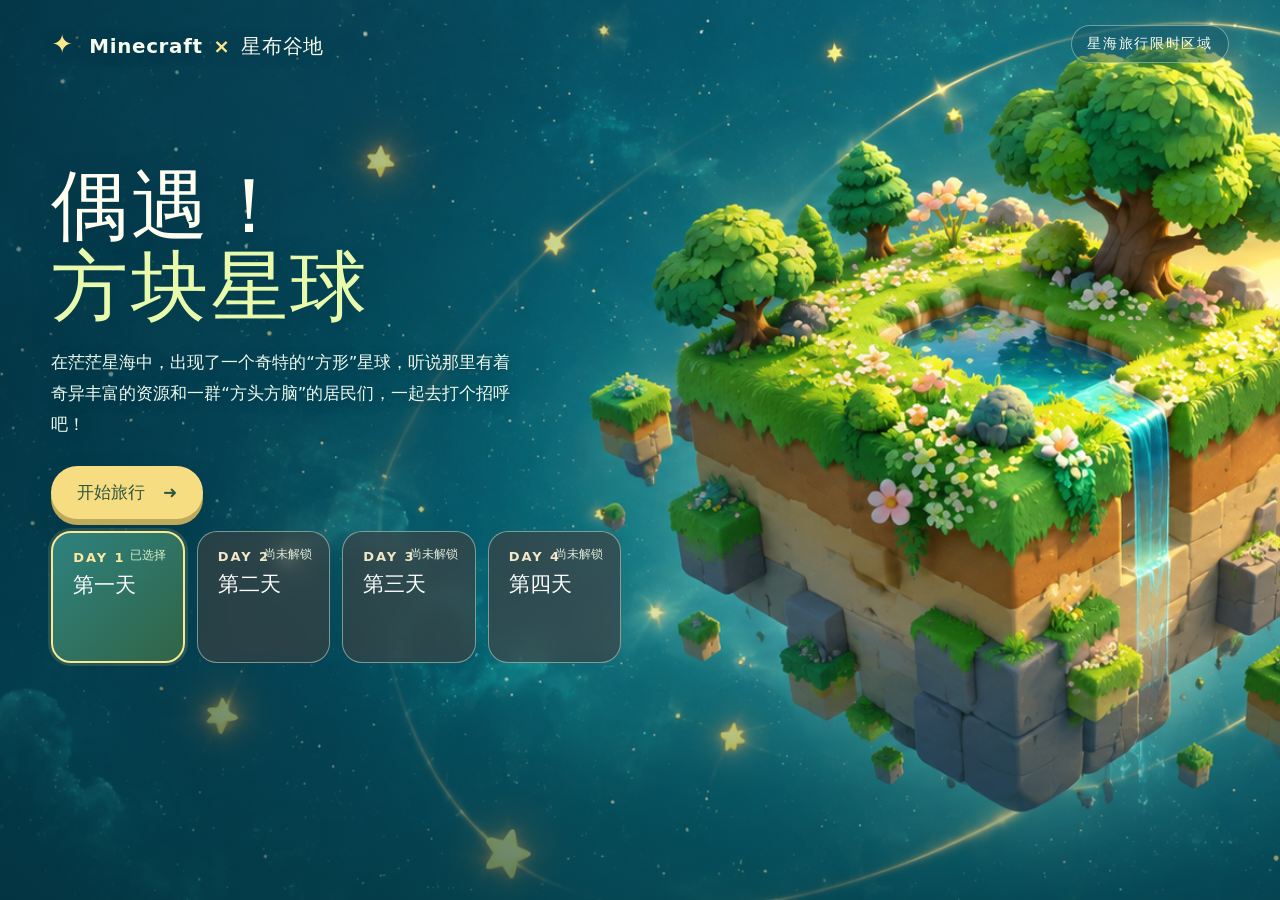
<file: index.html>
<!doctype html>
<html lang="zh-CN">
<head>
  <meta charset="utf-8">
  <meta name="viewport" content="width=device-width,initial-scale=1">
  <meta name="theme-color" content="#0c5964">
  <title>Minecraft × 星布谷地｜偶遇方块星球</title>
  <link rel="stylesheet" href="style.css?v=20260919-3">
  <link rel="stylesheet" href="encounters.css?v=20260918-53">
  <link rel="stylesheet" href="mobile-ui.css?v=20260919-1">
  <link rel="stylesheet" href="soil.css?v=20260917-4d">
  <link rel="stylesheet" href="toolbelt.css?v=20260919-1">
  <style>
    #bootScreen{position:fixed;inset:0;background:#0c3947;color:#fff;display:flex;align-items:center;justify-content:center;flex-direction:column;z-index:9999;font-family:system-ui;gap:14px;text-align:center;padding:24px}
    #bootScreen .spin{width:46px;height:46px;border:4px solid #fff3;border-top-color:#f7dd81;border-radius:50%;animation:_sp 1s linear infinite}
    @keyframes _sp{to{transform:rotate(360deg)}}
    #bootScreen.ok{background:#0e6b59}
    #bootScreen.err{background:#a82a1e;flex-direction:column}
    #bootScreen.err pre{background:#00000055;padding:12px 16px;border-radius:8px;max-width:90vw;white-space:pre-wrap;font:13px/1.5 monospace;color:#fff;text-align:left}
    #bootScreen .hint{font-size:14px;opacity:.85;max-width:560px;line-height:1.6}
    #bootScreen button{background:#f7dd81;color:#1a3a4a;border:0;padding:10px 18px;border-radius:8px;font-weight:900;cursor:pointer;font-size:14px}
    #bootScreen button:hover{background:#fff0ae}
    #bootScreen.hidden{display:none}
  </style>
</head>
<body>
  <div id="bootScreen"><div class="spin"></div><div>正在加载方块星球…</div><div class="hint" id="bootHint">如果长时间停留，请按 <kbd>Ctrl+Shift+R</kbd> 强刷，或按下方按钮强制清缓存。</div><button id="forceCleanBtn" style="margin-top:14px">🔧 强制清缓存 + 重载</button></div>
  <main id="app">
    <section id="home" class="home" aria-label="偶遇方块星球活动页面">
      <div class="home-shade"></div>
      <header class="home-top"><div class="brand"><span class="brand-mark">✦</span> Minecraft <i>×</i> 星布谷地</div><div class="event-tag">星海旅行限时区域</div></header>
      <div class="home-content">
        <div class="home-copy">
          <h1>偶遇！<br><em>方块星球</em></h1>
          <p>在茫茫星海中，出现了一个奇特的“方形”星球，听说那里有着奇异丰富的资源和一群“方头方脑”的居民们，一起去打个招呼吧！</p>
          <div class="home-actions"><button id="startTravel" class="primary">开始旅行 <span>➜</span></button>
        </div>
        <div class="day-selector" aria-label="选择关卡">
          <div class="selector-heading"> </div>
          <div class="days">
            <button class="day-card selected" data-day="0"><b>DAY 1</b><strong>第一天</strong><span class="day-status">可前往</span></button>
            <button class="day-card locked" data-day="1"><b>DAY 2</b><strong>第二天</strong><span class="day-status">未解锁</span></button>
            <button class="day-card locked" data-day="2"><b>DAY 3</b><strong>第三天</strong><span class="day-status">未解锁</span></button>
            <button class="day-card locked" data-day="3"><b>DAY 4</b><strong>第四天</strong><span class="day-status">未解锁</span></button>
          </div>
        </div>
      </div>
    </section>

    <section id="game" class="game hidden" aria-label="方块星球游戏页面">
      <header class="game-header">
        <button id="backHome" class="text-button" aria-label="返回活动页">‹</button>
        <div class="game-heading"><div class="eyebrow" id="gameDay">DAY 1</div><h2 id="gameTitle">断桥初访</h2></div>
        <div class="stamina" aria-label="体力点"><span>体力</span><strong id="staminaLabel">10/10</strong><div class="stamina-track"><div id="staminaBar"></div></div></div>
        <button id="return" class="hud-round" aria-label="结束并返程">⌂<small>返程</small></button>
        <button id="openTutorial" class="hud-round" aria-label="查看新手指南">?<small>指南</small></button>
      </header>
      <div class="game-main">
        <div class="game-stage">
          <canvas id="world" aria-label="2.5D方块星球地图"></canvas>
          <div class="map-top"><span class="map-chip" id="layerLabel">地表层</span><span class="map-chip" id="goalLabel">目标：采集蓝晶矿</span></div>
          <span id="statusLine" hidden></span>
          <div id="toast" class="toast" role="status"></div>
        </div>
        <aside class="sidebar">
          <div class="side-card mission"><h3 id="missionTitle">采集蓝晶矿</h3><p id="missionText" hidden></p><div class="progress-line"><span>进度</span><strong id="goalProgress">0 / 1</strong></div></div>
          <div class="controls-card"><button id="openBag" class="hud-round quick-bag" aria-label="打开背包">▣<small>背包</small></button><button id="quickCraft" class="hud-round quick-craft" aria-label="打开合成">⚒<small>合成</small></button><button id="interact" class="interact"><small>E</small><span id="actionLabel">交互</span></button><div class="dpad" aria-label="虚拟方向键"><button data-move="0,-1" aria-label="上移">▲</button><button data-move="-1,0" aria-label="左移">◀</button><button data-move="0,1" aria-label="下移">▼</button><button data-move="1,0" aria-label="右移">▶</button></div></div>
        </aside>
      </div>
    </section>

    <div id="tutorialOverlay" class="bag-overlay hidden" role="dialog" aria-modal="true" aria-labelledby="tutTitle"><section class="bag-panel tut-panel"><header><div><h2 id="tutTitle">新手指南</h2></div></header><ul class="tut-list"><li><b>移动</b><span>鼠标点击目标地格，或按 <kbd>W</kbd><kbd>A</kbd><kbd>S</kbd><kbd>D</kbd> 移动</span></li><li><b>采集 / 交互</b><span>按 <kbd>E</kbd> 采集、对话、交互</span></li><li><b>合成</b><span>按 <kbd>M</kbd> 或右下 ⚒ 按钮打开合成面板）</span></li><li><b>体力</b><span>采集、合成、攻击消耗1体力，果实恢复1体力。每关体力有限，合理分配吧！</span></li></ul><div class="tut-actions"><button id="tutStart" class="primary">开始探索</button></div></section></div>

    <div id="bagOverlay" class="bag-overlay hidden" role="dialog" aria-modal="true" aria-labelledby="bagTitle"><section class="bag-panel"><header><div><h2 id="bagTitle">旅行背包</h2></div><button id="closeBag" class="panel-close" aria-label="关闭背包">×</button></header><div class="items"><div><span><i class="dirt-icon"></i></span><b id="dirt">0</b><small>土块</small></div><div><span>🪵</span><b id="wood">0</b><small>木材</small></div><div><span>🪨</span><b id="stone">0</b><small>石材</small></div><div><span>⛓</span><b id="iron">0</b><small>铁块</small></div><div><span>💎</span><b id="gem">0</b><small>宝石</small></div><div><span>🔥</span><b id="fireOre">0</b><small>火晶矿</small></div></div><div id="encounterBag" class="encounter-bag"></div><h3>随身合成</h3><button id="craftAxe" class="craft">合成斧头 <small>土块×1+石材×1</small></button><button id="craftPick" class="craft">合成石镐 <small>木材×1+石材×1</small></button><button id="craftIronPick" class="craft">合成铁镐 <small>&#38081;&#22359;&#215;2+&#26408;&#26448;&#215;1</small></button><button id="craftBucket" class="craft">合成水桶 <small>铁块×1+木材×1</small></button><button id="craftSword" class="craft">合成宝剑 <small>铁块×1+宝石×1</small></button></section></div>

    <div id="npcDialogue" class="npc-dialogue hidden" role="dialog" aria-modal="true" aria-labelledby="encounterName"><div class="dialogue-backdrop"></div><div class="dialogue-character"><canvas id="npcPortrait" width="260" height="260" aria-label="对话角色"></canvas></div><section class="speech-bubble"><div class="speaker-tag" id="encounterName">农民村民</div><button id="closeDialogue" class="dialogue-close" aria-label="结束对话">×</button><p id="encounterText" aria-live="polite"></p><small id="encounterNote"></small><div class="dialogue-actions"><button id="trade" class="craft hidden">小麦 ×3 → 绿宝石 ×1</button><div id="inviteChoice" class="hidden invite-choice"><button id="inviteYes" class="primary">接受</button><button id="inviteNo" class="light-button">婉拒</button></div><button id="dialogueAction" class="primary hidden">互动</button><button id="dialogueContinue" class="light-button">结束对话</button></div><span class="dialogue-pause">已暂停</span></section></div>

    <div id="result" class="result hidden" role="dialog" aria-modal="true" aria-labelledby="resultTitle"><div class="result-panel"><div class="result-icon" id="resultIcon">✦</div><div class="card-kicker" id="resultDay">DAY 1 · 旅行结算</div><h2 id="resultTitle">满载而归！</h2><p id="resultText"></p><div class="result-items" id="resultItems"></div><div class="result-actions"><button id="nextDay" class="primary">前往下一天</button><button id="retry" class="light-button">再玩一次</button><button id="resultHome" class="light-button">返回活动页</button></div></div></div>
  </main>
  <script src="game.js?v=20260919-4"></script>
  <script>
    // 内联缓存清理 — 不依赖外部脚本，浏览器强刷一定会执行
    (function(){
      function deepClean(){
        try{
          var cleaned=[];
          for(var i=localStorage.length-1;i>=0;i--){
            var k=localStorage.key(i);
            if(k && (k.indexOf('blockPlanet')>=0 || k.indexOf('Editor')>=0 || k.indexOf('ed_')===0 || k.indexOf('planet')>=0 || k.indexOf('maxUnlocked')>=0)){
              cleaned.push(k);
              localStorage.removeItem(k);
            }
          }
          try{sessionStorage.clear()}catch(_){}
          console.info('[cache] 已清理',cleaned.length,'个键:',cleaned);
          // 同时强制清理浏览器 HTTP 缓存
          if('caches' in window){
            caches.keys().then(function(keys){keys.forEach(function(k){caches.delete(k)})});
          }
        }catch(e){console.warn('[cache] 清理失败',e)}
      }
      window.__forceClean=deepClean;
      deepClean();
      // 手动清理按钮
      var btn=document.getElementById('forceCleanBtn');
      if(btn) btn.onclick=function(){
        deepClean();
        // 强制重新加载（绕过 HTTP 缓存）
        location.reload(true);
      };
    })();
  </script>
</body>
</html>
</file>
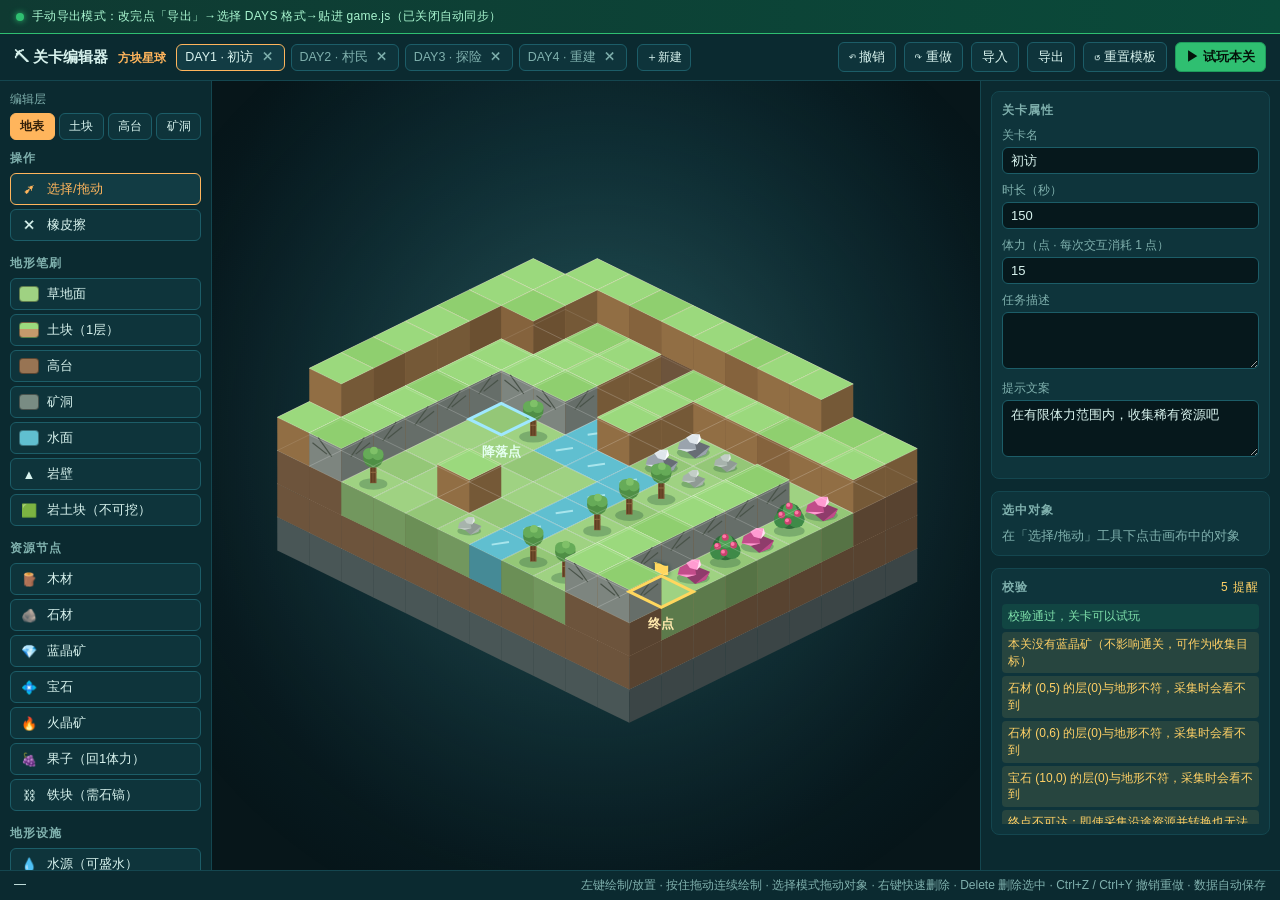
<file: editor.html>
<!DOCTYPE html>
<html lang="zh-CN">
<head>
<meta charset="UTF-8">
<meta name="viewport" content="width=device-width,initial-scale=1">
<title>方块星球 · 关卡编辑器</title>
<link rel="stylesheet" href="editor.css?v=20260918-43">
</head>
<body>
<main id="editor">
  <div class="ed-sync-banner" id="syncBanner">
    <span class="ed-sync-dot"></span>
    &#25163;&#21160;&#23548;&#20986;&#27169;&#24335;&#65306;&#25913;&#23436;&#28857;&#12300;&#23548;&#20986;&#12301;&#8594;&#36873;&#25321; DAYS &#26684;&#24335;&#8594;&#36148;&#36827; game.js&#65288;&#24050;&#20851;&#38381;&#33258;&#21160;&#21516;&#27493;&#65289;
  </div>

  <!-- 顶栏：关卡 Tabs + 全局操作 -->
  <header class="ed-top">
    <div class="ed-brand">⛏ 关卡编辑器 <em>方块星球</em></div>
    <nav id="levelTabs" class="ed-tabs"></nav>
    <button id="addLevelBtn" class="ed-tab-add" title="基于空模板新建关卡">＋新建</button>
    <div class="ed-actions">
      <button id="undoBtn" title="Ctrl+Z">↶ 撤销</button>
      <button id="redoBtn" title="Ctrl+Y">↷ 重做</button>
      <button id="importBtn">导入</button>
      <button id="exportBtn">导出</button>
      <button id="resetBtn" title="清掉缓存，加载 4 个内置模板">↺ 重置模板</button>
      <button id="playBtn" class="primary">▶ 试玩本关</button>
    </div>
  </header>

  <div class="ed-body">

    <!-- 左侧工具栏 -->
    <aside class="ed-tools">
      <div class="ed-layer">
        <label>编辑层</label>
        <div id="layerPicker" class="seg">
          <button data-layer="surface" class="on">地表</button>
          <button data-layer="dirt">土块</button>
          <button data-layer="cliff">高台</button>
          <button data-layer="cave">矿洞</button>
        </div>
      </div>

      <div class="ed-group" data-group="edit">
        <h4>操作</h4>
        <button class="tool on" data-tool="select" title="点击选中，拖拽移动对象"><span>➚</span>选择/拖动</button>
        <button class="tool" data-tool="erase" title="删除对象，右键随时可用"><span>✕</span>橡皮擦</button>
      </div>

      <div class="ed-group">
        <h4>地形笔刷</h4>
        <button class="tool" data-tool="grass"><span class="sw sw-grass"></span>草地面</button>
        <button class="tool" data-tool="dirt"><span class="sw sw-dirt"></span>土块（1层）</button>
        <button class="tool" data-tool="cliff"><span class="sw sw-cliff"></span>高台</button>
        <button class="tool" data-tool="cave"><span class="sw sw-cave"></span>矿洞</button>
        <button class="tool" data-tool="water"><span class="sw sw-water"></span>水面</button>
        <button class="tool" data-tool="rock"><span>▲</span>岩壁</button>
        <button class="tool" data-tool="rock_soil"><span>🟩</span>&#23721;&#22303;&#22359;&#65288;&#19981;&#21487;&#25366;&#65289;</button>
      </div>

      <div class="ed-group">
        <h4>资源节点</h4>
        <button class="tool" data-tool="wood"><span>🪵</span>木材</button>
        <button class="tool" data-tool="stone"><span>🪨</span>石材</button>
        <button class="tool" data-tool="ore"><span>💎</span>蓝晶矿</button>
        <button class="tool" data-tool="gem"><span>💠</span>宝石</button>
        <button class="tool" data-tool="fire_ore"><span>🔥</span>火晶矿</button>
        <button class="tool" data-tool="berry"><span>🍇</span>&#26524;&#23376;&#65288;&#22238;1&#20307;&#21147;&#65289;</button>
        <button class="tool" data-tool="iron"><span>⛓</span>铁块（需石镐）</button>
      </div>

      <div class="ed-group">
        <h4>地形设施</h4>
        <button class="tool" data-tool="water_source"><span>💧</span>水源（可盛水）</button>
        <button class="tool" data-tool="lava"><span>🔥</span>岩浆（可扑灭）</button>
      </div>

      <div class="ed-group">
        <h4>单位与设施</h4>
        <button class="tool" data-tool="farmer"><span>🧑‍🌾</span>村民</button>
        <button class="tool" data-tool="trapped_farmer"><span>🆘</span>被困村民</button>
        <button class="tool" data-tool="sheep"><span>🐑</span>绵羊</button>
        <button class="tool" data-tool="chest"><span>🎁</span>补给箱</button>
        <button class="tool" data-tool="creeper"><span>💥</span>苦力怕</button>
        <button class="tool" data-tool="creeper_static"><span>🧌</span>苦力怕（不动）</button>
        <button class="tool" data-tool="zombie_static"><span>🧟</span>僵尸（不动·需宝剑）</button>
        <button class="tool" data-tool="crop"><span>🌾</span>麦田</button>
      </div>

      <div class="ed-group">
        <h4>特殊</h4>
        <button class="tool" data-tool="ladder"><span>🪜</span>木梯（高台边缘）</button>
        <button class="tool" data-tool="hole"><span>🕳</span>矿洞口</button>
        <button class="tool" data-tool="spawn"><span>🚀</span>降落点</button>
        <button class="tool" data-tool="goal"><span>⚑</span>终点（到达通关）</button>
      </div>
    </aside>

    <!-- 中央画布 -->
    <section class="ed-stage" id="stage">
      <canvas id="edCanvas"></canvas>
      <div id="toast" class="toast"></div>

      <!-- 试玩 HUD -->
      <div id="playHud" class="play-hud hidden">
        <div class="ph-row">
          <button id="playExitBtn" class="ph-exit">✕ 结束试玩</button>
          <span id="phTimer" class="ph-timer"></span>
          <span id="phStamina" class="ph-stamina"></span>
        </div>
        <div class="ph-row">
          <span class="ph-bag" id="phBag"></span>
        </div>
        <div id="phBelt" class="tb-belt"></div>
        <div class="ph-row ph-help">点击背包栏选择工具/物资（1-9），再点击地图目标自动走近执行 · 斧头砍树 · 镐子采矿/凿岩 · 铲子挖土 · 选中土块点地面放置 · ⚒ 合成石镐 · ⚡ 交互消耗 1 点体力 · ⚑ 到达终点通关 · Esc 结束</div>
      </div>

      <div id="playResult" class="modal hidden">
        <div class="modal-box">
          <h3 id="prTitle"></h3>
          <div id="prBody" class="pr-body"></div>
          <div class="modal-actions">
            <button id="prBackBtn" class="primary">返回编辑</button>
          </div>
        </div>
      </div>
    </section>

    <!-- 右侧属性 -->
    <aside class="ed-props">
      <div class="ed-panel">
        <h4>关卡属性</h4>
        <label>关卡名<input id="lvName" type="text" maxlength="12"></label>
        <label>时长（秒）<input id="lvDuration" type="number" min="30" max="600" step="10"></label>
        <label>体力（点 · 每次交互消耗 1 点）<input id="lvStamina" type="number" min="1" max="99" step="1"></label>
        <label>任务描述<textarea id="lvMission" rows="3"></textarea></label>
        <label>提示文案<textarea id="lvTip" rows="3"></textarea></label>
      </div>

      <div class="ed-panel" id="selPanel">
        <h4>选中对象</h4>
        <div id="selBody" class="sel-body"><p class="dim">在「选择/拖动」工具下点击画布中的对象</p></div>
      </div>

      <div class="ed-panel">
        <h4>校验 <span id="valSummary" class="val-summary"></span></h4>
        <ul id="valList" class="val-list"></ul>
      </div>
    </aside>
  </div>

  <!-- 底部状态栏 -->
  <footer class="ed-bottom">
    <span id="hoverInfo">—</span>
    <span class="hint">左键绘制/放置 · 按住拖动连续绘制 · 选择模式拖动对象 · 右键快速删除 · Delete 删除选中 · Ctrl+Z / Ctrl+Y 撤销重做 · 数据自动保存</span>
  </footer>

  <!-- 导出弹窗 -->
  <div id="exportModal" class="modal hidden">
    <div class="modal-box wide">
      <h3>导出关卡</h3>
      <div class="seg" id="exportMode">
        <button data-mode="json" class="on">完整 JSON（可再导入）</button>
        <button data-mode="days">单关 DAYS 片段（贴回 game.js）</button>
        <button data-mode="all-days">⭐ 全部 DAYS 数组（整体替换 game.js）</button>
      </div>
      <p id="exportNote" class="dim small"></p>
      <textarea id="exportArea" rows="14" spellcheck="false"></textarea>
      <div class="modal-actions">
        <button id="exportCopyBtn" class="primary">复制到剪贴板</button>
        <button id="exportDownloadBtn">下载 .json</button>
        <button id="exportCloseBtn">关闭</button>
      </div>
    </div>
  </div>

  <!-- 导入弹窗 -->
  <div id="importModal" class="modal hidden">
    <div class="modal-box wide">
      <h3>导入关卡 JSON</h3>
      <p class="dim small">粘贴由本编辑器导出的「完整 JSON」，将作为新关卡加入列表。</p>
      <textarea id="importArea" rows="14" spellcheck="false" placeholder='在此粘贴 JSON…'></textarea>
      <div class="modal-actions">
        <button id="importConfirmBtn" class="primary">导入为新关卡</button>
        <button id="importCloseBtn">取消</button>
      </div>
    </div>
  </div>

</main>
<script src="editor.js?v=20260918-45" id="mainScript"></script>
<script>
// 加载失败时（file:// 协议下 <script src> 常被 Chromium 视为 "Unsafe attempt" 阻断）的多重降级：
//   1) 先看 mainScript 是否已成功执行（_edBooted 标记）
//   2) 否则尝试 XHR 同步加载 + Function eval
//   3) 否则显示"加载失败 + 4 关 JSON + 启动 server 指引"
(function(){
  if(window._edBooted)return;  // 主 <script> 已成功
  function showFail(reason){
    document.body.innerHTML =
      '<div style="position:fixed;inset:20px;padding:24px;background:#1a1a1a;color:#eaeaea;font:13px monospace;overflow:auto;border:2px solid #f44;border-radius:8px;z-index:99999">'+
      '<h2 style="color:#f44;margin:0 0 12px">editor.js 加载失败</h2>'+
      '<p>原因：'+reason+'</p>'+
      '<p><b>推荐方案：</b>双击 <code>启动本地服务器.bat</code>（项目根目录），浏览器会自动打开 <code>http://localhost:8765/editor.html</code>。</p>'+
      '<p><b>其他方案：</b></p>'+
      '<ol>'+
      '<li>浏览器快捷方式 → 属性 → 目标后加 <code>--allow-file-access-from-files --disable-web-security</code>，重启浏览器后再双击 editor.html</li>'+
      '<li>右键 editor.html → 打开方式 → 用系统浏览器（Edge/Chrome），不要用 IDE 内嵌浏览器</li>'+
      '</ol>'+
      '</div>';
  }
  try {
    var x=new XMLHttpRequest();
    x.open('GET','editor.js?v=20260918-45',false);
    x.send();
    if(x.status===200||x.status===0){
      (new Function(x.responseText))();
      return;
    }
    showFail('XHR 状态码 '+x.status+'（file:// 协议下浏览器拒绝加载本地资源）');
  } catch(e) {
    showFail((e&&e.message)||String(e));
  }
})();
</script>
</body>
</html>
</file>
<file: style.css>
:root{font-family:"Microsoft YaHei","PingFang SC",system-ui,sans-serif;color:#f8fbf0;background:#0c3947;font-synthesis:none}*{box-sizing:border-box}html,body,#app{margin:0;width:100%;min-height:100%;overflow-x:hidden}button{font:inherit;cursor:pointer}button:disabled{cursor:not-allowed;opacity:.5}.hidden{display:none!important}.home{min-height:100vh;min-height:100dvh;position:relative;display:flex;flex-direction:column;background:#0c5865 url('方块星球海报.png') center center/cover no-repeat;overflow:hidden}.home-shade{position:absolute;inset:0;background:linear-gradient(90deg,rgba(2,48,61,.6) 0%,rgba(4,63,73,.22) 40%,transparent 70%),linear-gradient(0deg,rgba(6,52,59,.55) 0%,transparent 30%)}.home-top,.home-content,.home-foot{position:relative;z-index:1}.home-top{display:flex;align-items:center;justify-content:space-between;padding:25px clamp(22px,4vw,74px)}.brand{font-size:clamp(16px,1.55vw,22px);font-weight:900;letter-spacing:.035em;text-shadow:0 2px 12px #013744}.brand i{font-style:normal;color:#ffe889;margin:0 3px}.brand-mark{color:#ffe889;font-size:26px;margin-right:8px}.event-tag{font-size:14px;letter-spacing:.12em;border:1px solid #cbe9cc7a;border-radius:999px;padding:9px 15px;background:#14566b7d}.home-content{flex:1;display:flex;flex-direction:column;justify-content:space-between;padding:clamp(30px,7vh,75px) clamp(22px,4vw,74px) 28px;gap:30px}.home-copy{max-width:570px}.kicker,.eyebrow,.card-kicker{font-size:14px;font-weight:900;letter-spacing:.19em;color:#f8e49e}.home h1{font-size:clamp(54px,6vw,106px);line-height:1.05;letter-spacing:.035em;margin:15px 0 21px;font-weight:1000;color:#fffef0;text-shadow:0 7px 25px #013441aa}.home h1 em{font-style:normal;color:#e8fbad}.home-copy p{font-size:clamp(16px,1.3vw,20px);line-height:1.85;max-width:460px;color:#eefbef;margin:0 0 25px;text-shadow:0 2px 12px #003747}.home-actions{display:flex;gap:20px;align-items:center;flex-wrap:wrap}.primary{border:0;border-radius:999px;background:#f7dd81;color:#2f563f;padding:15px 26px;font-weight:900;font-size:17px;box-shadow:0 6px 0 #bfaa59,0 12px 25px #05364055;transition:transform .16s,background .16s}.primary:hover{background:#fff0ae;transform:translateY(-2px)}.primary span{padding-left:12px}.home-actions>span{font-size:15px;font-weight:800;color:#e4f6d1}.day-selector{max-width:1080px}.selector-heading{font-size:18px;font-weight:900;margin-bottom:12px}.selector-heading span{font-size:13px;font-weight:500;color:#d3e8d5;margin-left:12px}.days{display:grid;grid-template-columns:repeat(4,minmax(0,1fr));gap:12px} /* ★ 四关横向排布，不换行 */@media (max-width:760px){.days{grid-template-columns:repeat(2,minmax(0,1fr))}}.day-card{text-align:left;border:1px solid #c4e6ba87;background:linear-gradient(140deg,#1e7180df,#255b5bbb);border-radius:20px;color:white;min-height:132px;padding:17px 20px;display:flex;flex-direction:column;position:relative;backdrop-filter:blur(7px);transition:transform .2s,border-color .2s}.day-card:hover:not(.locked){transform:translateY(-3px)}.day-card.selected{border:2px solid #f9e891;background:linear-gradient(135deg,#328885ea,#366945e8);box-shadow:0 0 0 3px #f9e89124}.day-card.locked{filter:saturate(.45);background:#184b56a8}.day-card b{color:#ffe99b;font-size:13px;letter-spacing:.15em}.day-card strong{font-size:21px;margin:6px 0 3px}.day-card small{color:#e0efe1;font-size:13px}.day-status{position:absolute;top:14px;right:17px;font-size:12px;color:#d8efca}.home-foot{padding:0 clamp(22px,4vw,74px) 16px;color:#cee8d8;font-size:12px}.game{min-height:100vh;min-height:100dvh;background:radial-gradient(circle at 52% 20%,#39818a,#125a69 58%,#0b4051);display:flex;flex-direction:column;padding:18px clamp(13px,2vw,30px);gap:14px}.game-header{display:grid;grid-template-columns:1fr 1fr 1fr;align-items:center;gap:20px;min-height:67px}.text-button{justify-self:start;background:#f1f9e9;color:#235462;border:0;border-radius:999px;padding:11px 16px;font-weight:900}.game-heading{text-align:center}.game-heading h2{font-size:25px;margin:1px 0}.stamina{justify-self:end;align-self:end;text-align:right;min-width:150px;margin-top:6px}.stamina span{font-size:12px;color:#cde6e1}.stamina strong{display:block;font-size:18px;font-variant-numeric:tabular-nums}.stamina.low strong{color:#f1a85a}.stamina-track{height:6px;background:#225668;border-radius:6px;overflow:hidden;margin-top:4px}.stamina-track div{height:100%;width:100%;background:#7fd1a0;transition:width .3s}.stamina-track div.low{background:#f1a85a;animation:staminaPulse .9s ease-in-out infinite}.stamina-track.exhausted div{background:#d9655a}@keyframes staminaPulse{0%,100%{opacity:1}50%{opacity:.55}}.game-main{flex:1;min-height:0;display:grid;grid-template-columns:minmax(0,1fr) 300px;grid-template-rows:minmax(0,1fr);gap:13px}.game-stage{position:relative;height:100%;min-height:420px;border:2px solid #a8d6c4a8;border-radius:25px;overflow:hidden;background:radial-gradient(circle at 50% 42%,#458f9e 0,#246c7a 47%,#125160 100%);box-shadow:0 15px 45px #073e5099}.game-stage:before{content:"";position:absolute;inset:0;pointer-events:none;background-image:radial-gradient(#e6ffcf9c 1px,transparent 1px);background-size:71px 64px;opacity:.22}.game-stage canvas{position:absolute;inset:0;width:100%;height:100%;min-width:600px;min-height:400px;touch-action:none}.map-top{position:absolute;top:16px;left:16px;right:16px;display:flex;gap:8px;flex-wrap:wrap;pointer-events:none}.map-chip{background:#114b5bdc;border:1px solid #b7e2cdb8;color:#f7ffdf;border-radius:100px;padding:7px 11px;font-size:13px;font-weight:800}.map-bottom{position:absolute;left:16px;bottom:15px;right:16px;text-align:center;pointer-events:none}.map-bottom span{display:inline-block;background:#124a57d9;border:1px solid #8ec8bc;border-radius:100px;padding:8px 14px;font-size:14px}.sidebar{display:flex;flex-direction:column;gap:12px}.side-card{background:#e9f7e7;color:#2b5961;border:2px solid #c5dfc4;border-radius:22px;padding:17px;box-shadow:0 6px 0 #11526266}.card-kicker{color:#418d77}.side-card h3{font-size:21px;margin:5px 0 4px}.side-card p{font-size:14px;line-height:1.6;margin:0 0 14px}.progress-line{border-top:1px solid #c5d9c7;padding-top:10px;display:flex;justify-content:space-between;font-size:14px}.items{display:grid;grid-template-columns:repeat(3,1fr);gap:7px;margin:13px 0}.items>div{border:1px solid #bcdbca;border-radius:12px;background:#f9fff2;text-align:center;padding:8px 3px}.items span{display:block;font-size:22px}.items b{display:block;font-size:19px}.items small{font-size:12px}.craft{width:100%;border:0;border-radius:12px;background:#4f9b73;color:#fff;padding:10px;font-weight:900}.craft small{display:block;font-size:12px;font-weight:400}.tool-hint{font-size:13px;color:#517a70;margin-top:9px}.controls-card{flex:1;display:flex;flex-direction:column}.key-grid{display:grid;gap:7px;margin:11px 0}.key-grid>div{display:flex;align-items:center;justify-content:space-between;gap:6px;font-size:13px}.key-grid kbd{display:inline-block;background:#d2e8d8;color:#225a60;border-radius:6px;padding:5px 6px;min-width:73px;text-align:center;font-family:inherit;font-weight:900}.key-grid span{text-align:right}.interact{width:100%;border:0;border-radius:15px;background:#f9df83;color:#3c5b3a;padding:14px;font-size:21px;font-weight:1000;margin-top:8px;box-shadow:0 4px #c9ad5a}.interact span{font-size:16px;margin-left:8px}.return{margin-top:auto;border:1px solid #aacfc7;border-radius:12px;background:transparent;color:#3a7b77;padding:10px;font-weight:800}.dpad{display:grid;grid-template-columns:repeat(3,45px);grid-template-rows:repeat(2,40px);justify-content:center;gap:4px;margin:12px 0}.dpad button{background:#cce5d4;color:#357473;border:1px solid #9ccab6;border-radius:8px;font-size:18px}.dpad button:nth-child(1){grid-column:2}.dpad button:nth-child(2){grid-column:1;grid-row:2}.dpad button:nth-child(3){grid-column:2;grid-row:2}.dpad button:nth-child(4){grid-column:3;grid-row:2}.toast{position:absolute;bottom:67px;left:50%;transform:translateX(-50%);background:#f5f9db;color:#326568;border-radius:100px;padding:10px 16px;font-size:14px;font-weight:900;opacity:0;transition:opacity .2s;pointer-events:none;text-align:center;max-width:90%}.toast.show{opacity:1}.result{position:fixed;inset:0;z-index:9;background:#0b4656b8;backdrop-filter:blur(8px);display:grid;place-items:center;padding:18px}.result-panel{background:linear-gradient(155deg,#f8ffea,#d9f0d9);color:#28545d;border:5px solid #f5e3a1;border-radius:30px;padding:32px;text-align:center;width:min(510px,100%);box-shadow:0 25px 80px #09384988}.result-icon{font-size:54px;color:#f1c656}.result-panel h2{font-size:34px;margin:8px 0}.result-panel p{line-height:1.7}.result-items{display:flex;gap:8px;justify-content:center;flex-wrap:wrap;margin:17px 0 23px}.result-items span{background:#fafff3;border:1px solid #c5dbc9;padding:9px 11px;border-radius:11px}.result-actions{display:flex;gap:9px;justify-content:center;flex-wrap:wrap}.light-button{border:1px solid #98c7b0;color:#336d65;background:#fafff5;border-radius:999px;padding:11px 15px;font-weight:800}@media(max-width:980px){.game-main{grid-template-columns:1fr}.game-stage{min-height:55vh}.sidebar{display:grid;grid-template-columns:1fr 1fr}.controls-card{grid-column:1/-1}.key-grid{grid-template-columns:repeat(3,1fr)}.key-grid>div{display:block}.key-grid span{display:block;text-align:left;margin-top:5px}.return{margin-top:10px}}@media(max-width:700px){.home{background-position:64% center}.home-shade{background:linear-gradient(90deg,#06465ec0,transparent 70%),linear-gradient(0deg,#083f5080,transparent 50%)}.home-top{padding:18px}.event-tag{display:none}.home-content{padding:26px 18px;gap:35px}.home h1{font-size:54px}.home-copy{max-width:480px}.home-copy p{font-size:15px}.days{grid-template-columns:1fr}.day-card{min-height:80px;padding:11px 15px}.day-card strong{font-size:17px;margin:2px 0}.selector-heading span{display:block;margin:4px 0 0}.home-foot{padding:0 18px 12px}.game{padding:9px}.game-header{grid-template-columns:1fr auto;gap:8px}.game-heading{grid-column:1;grid-row:2;text-align:left}.game-stage{min-height:54vh;border-radius:16px}.sidebar{grid-template-columns:1fr}.controls-card{grid-column:auto}.key-grid{display:none}.side-card{padding:13px}.dpad{margin:7px 0}.result-panel{padding:20px}}
/* ★ 新手指南面板（复用背包面板视觉；遮罩层改为居中，背包面板仍保持右侧弹出） */
#tutorialOverlay{justify-content:center;align-items:center}
#tutorialOverlay .bag-panel{width:min(420px,100%)}
@media(max-width:700px){#tutorialOverlay{align-items:center;justify-content:center}}
.tut-panel{width:min(420px,100%);max-height:90dvh;overflow:auto}
.tut-list{list-style:none;margin:4px 0 0;padding:0;display:flex;flex-direction:column;gap:10px}
.tut-list li{display:flex;flex-direction:column;gap:4px;padding:10px 12px;border-radius:14px;background:#eef6e2;border:2px solid #dbeecb}
.tut-list li b{font-size:14px;font-weight:900;color:#2e6a63}
.tut-list li span{font-size:13px;line-height:1.5;color:#4a6b64}
.tut-list kbd{display:inline-block;min-width:20px;text-align:center;padding:1px 5px;margin:0 1px;border-radius:5px;background:#ffffff;border:1px solid #b9d3b2;box-shadow:0 1px 0 #c6dcc0;font:inherit;font-size:12px;font-weight:900;color:#356b62}
.tut-actions{display:flex;justify-content:flex-end;margin-top:14px}
/* ★ 随身合成按钮：统一间隙（原为紧贴堆叠） */
.bag-panel .craft+.craft{margin-top:9px}
.bag-panel h3+.craft{margin-top:0}
</file>
<file: encounters.css>
.encounter-card{background:linear-gradient(130deg,#fff8d9,#eaf7e3);border-color:#efd690}.encounter-card h3{font-size:19px}.encounter-card p{margin-bottom:8px}.encounter-bag{display:flex;flex-wrap:wrap;gap:6px;margin-top:9px}.encounter-bag span{padding:5px 8px;background:#ffffffba;border:1px solid #cfdfba;border-radius:8px;font-size:13px}.encounter-card small{display:block;font-size:12px;line-height:1.5;margin-top:8px;color:#647966}.encounter-card .craft{margin:5px 0}.invite-choice{display:flex;align-items:center;gap:8px;background:linear-gradient(155deg,#fffde9,#eaf2d9);padding:6px 10px;border-radius:10px;color:#315966;font-size:13px}.invite-choice span{font-weight:600}.invite-choice button{padding:5px 12px;font-size:12px}.sidebar{max-height:none}.game-stage{min-height:740px}@media(max-width:980px){.game-stage{min-height:55vh}.encounter-card{grid-column:1/-1}}@media(max-width:700px){.game-stage{min-height:54vh}}
</file>
<file: mobile-ui.css>
body:has(#game:not(.hidden)){overflow:hidden}
.game{position:fixed;inset:0;min-height:0;height:100dvh;padding:0;display:block;overflow:hidden;--safe-b:env(safe-area-inset-bottom,0px);--safe-t:env(safe-area-inset-top,0px)}
.game-main{display:block;position:absolute;inset:0}
.game-stage{position:absolute;inset:0;min-height:0!important;border:0;border-radius:0;box-shadow:none}
.game-stage canvas{min-width:0;min-height:0}
.game-header{position:absolute;z-index:3;left:max(14px,env(safe-area-inset-left));right:max(14px,env(safe-area-inset-right));top:calc(12px + var(--safe-t));display:flex;gap:12px;min-height:0;pointer-events:none}
.game-header>*{pointer-events:auto}
.text-button{border:1px solid #eefbde9c;background:#f4ffe9ed;width:44px;height:44px;padding:0;font-size:30px}
.game-heading{text-align:left;text-shadow:0 2px 7px #225468}
.game-heading h2{font-size:20px}
.eyebrow{font-size:12px}
.stamina{margin-left:auto;text-align:right;min-width:0}
.hud-round{width:52px;height:52px;border:1px solid #ecf8ddc4;border-radius:50%;background:#f0f9e8ed;color:#2d676b;display:flex;flex-direction:column;align-items:center;justify-content:center;gap:0;font-size:22px;font-weight:bold;box-shadow:0 3px 10px #1644504d}
.hud-round small{font-size:11px}
.sidebar{position:absolute;inset:0;display:block;pointer-events:none}
.sidebar>*{pointer-events:auto}
.mission{position:absolute;top:90px;left:18px;width:240px;background:#184f61b0;color:#f1ffe7;border:1px solid #d4edc765;border-radius:17px;padding:11px 13px;box-shadow:none;backdrop-filter:blur(8px);pointer-events:none}
.mission .card-kicker{display:none}
.mission h3{font-size:15px;margin:0 0 5px}
.mission p{font-size:12px;line-height:1.5;margin:0 0 7px}
.mission .progress-line{font-size:12px;padding-top:6px;border-color:#c3e0ca50}
.map-top{top:100px;left:auto;right:17px;flex-direction:column;align-items:flex-end}
.map-chip{font-size:11px;padding:5px 9px}
.map-top #goalLabel{display:none}
.controls-card{position:static;display:block;pointer-events:none}
.controls-card>*{pointer-events:auto}
.dpad{position:absolute;left:24px;bottom:calc(26px + var(--safe-b));width:146px;height:146px;margin:0;padding:12px;border:1px solid #e8fbd26b;border-radius:50%;background:#d6edcc26;backdrop-filter:blur(5px);display:grid;grid-template-columns:repeat(3,40px);grid-template-rows:repeat(3,40px);gap:1px;justify-content:center}
.dpad button{height:40px;width:40px;min-height:0;border:0;background:#e4f7d95c;color:#f4ffe5;border-radius:12px;touch-action:none;user-select:none;-webkit-user-select:none}
.dpad button:active{background:#e5f6bcbb;transform:scale(.92)}
.dpad button:nth-child(1){grid-column:2;grid-row:1}
.dpad button:nth-child(2){grid-column:1;grid-row:2}
.dpad button:nth-child(3){grid-column:2;grid-row:3}
.dpad button:nth-child(4){grid-column:3;grid-row:2}
.interact{position:absolute;right:28px;bottom:calc(34px + var(--safe-b));width:96px;height:96px;border-radius:50%;border:4px solid #fff4b3;padding:0;margin:0;display:flex;flex-direction:column;align-items:center;justify-content:center;background:linear-gradient(145deg,#ffed9e,#dfc064);box-shadow:0 6px 0 #916e3699,0 0 0 7px #fcdf7540;color:#3d604a;touch-action:manipulation}
.interact small{font-size:13px;opacity:.65}
.interact span{font-size:20px;margin:0}
.quick-craft{position:absolute;right:135px;bottom:calc(30px + var(--safe-b));width:53px;height:53px}
.hotbar{position:absolute;left:50%;bottom:calc(27px + var(--safe-b));transform:translateX(-50%);display:flex;gap:6px;padding:7px;border:1px solid #f8ffe0a8;border-radius:18px;background:#174b5bd1;color:#fcffe8;box-shadow:0 4px 15px #14444e60}
.hotbar span{display:flex;align-items:center;gap:7px;padding:8px 10px;border:1px solid #dff6d855;border-radius:11px;background:#d7ecd32b;font-size:21px}
.hotbar b{font-size:15px}
.map-bottom{bottom:calc(160px + var(--safe-b));left:19%;right:19%}
.map-bottom span{font-size:13px;line-height:1.45;border:0;background:#174f61a8;padding:7px 13px;max-width:100%}
.toast{z-index:4;top:16%;bottom:auto;font-size:13px;border-radius:14px;box-shadow:0 4px 20px #16445277}
.bag-overlay{position:fixed;inset:0;z-index:20;background:#0a374a73;backdrop-filter:blur(4px);display:flex;align-items:center;justify-content:flex-end;padding:24px}
.bag-panel{background:linear-gradient(140deg,#f8fbe6,#dbeedb);border:3px solid #f8e8b0;color:#325e63;width:min(390px,100%);max-height:90dvh;overflow:auto;border-radius:28px;padding:22px;box-shadow:0 25px 60px #0b3d5266}
.bag-panel header{display:flex;justify-content:space-between;align-items:center}
.bag-panel h2{margin:3px 0 12px;font-size:24px}
.panel-close{width:42px;height:42px;background:#d6e8cd;border:0;border-radius:50%;color:#4c7466;font-size:25px}
.bag-panel .items{margin:15px 0}
.bag-panel h3{font-size:16px;margin:20px 0 10px}
.bag-panel .craft{padding:14px}
.bag-help{font-size:13px;line-height:1.7;color:#5b7a73}
.pause-note{color:#7a8f7b}
.build-modes{display:flex;gap:8px;margin-top:12px}
.build-modes button{flex:1;border:1px solid #a3c7a8;background:#f8ffe9;color:#48746a;border-radius:10px;padding:10px 6px;font-size:13px}
.npc-dialogue{position:fixed;inset:0;z-index:30;display:flex;flex-direction:column;justify-content:flex-end;align-items:center;padding:26px max(25px,env(safe-area-inset-left)) calc(26px + env(safe-area-inset-bottom));isolation:isolate}
.dialogue-backdrop{position:absolute;inset:0;z-index:-1;background:radial-gradient(ellipse at 50% 20%,#5a9e933b,#10394ee0 95%);backdrop-filter:blur(6px)}
.dialogue-character{display:flex;flex-direction:column;align-items:center;margin-bottom:25px}
.dialogue-character canvas{width:clamp(130px,25vh,230px);height:clamp(130px,25vh,230px);image-rendering:pixelated;border-radius:50%;background:radial-gradient(#e1f4c53b,transparent 70%);filter:drop-shadow(0 10px 20px #143e5155)}
.dialogue-character span{font-size:13px;letter-spacing:.15em;color:#e6f7d6}
.speech-bubble{width:min(820px,100%);background:linear-gradient(155deg,#fffde9,#eaf2d9);color:#315966;border:4px solid #f5dda3;border-radius:32px;position:relative;padding:30px 32px 18px;box-shadow:0 20px 70px #0b304866}
.speech-bubble:before{content:"";position:absolute;left:49%;top:-17px;width:27px;height:27px;background:#f8f9e5;border-left:4px solid #f5dda3;border-top:4px solid #f5dda3;transform:rotate(45deg)}
.speaker-tag{position:absolute;top:-21px;left:28px;background:#33796f;color:#fff3bd;border:2px solid #e7d598;border-radius:13px;padding:9px 19px;font-weight:900;font-size:16px}
.speech-bubble p{font-size:clamp(17px,2.1vw,22px);line-height:1.8;margin:10px 0 14px;min-height:60px}
.speech-bubble>small{display:block;font-size:12px;color:#7a8772;line-height:1.5}
.dialogue-close{position:absolute;right:11px;top:7px;border:0;background:transparent;font-size:26px;color:#759480;width:40px;height:40px}
.dialogue-actions{display:flex;flex-wrap:wrap;gap:10px;justify-content:flex-end;margin:18px 0}
.dialogue-actions .craft{width:auto;padding:12px 20px;border-radius:50px;font-size:15px}
.dialogue-actions .primary{font-size:15px;padding:12px 20px}
.dialogue-pause{display:block;text-align:right;font-size:11px;color:#89977b}
@media(max-width:600px){.game-header{gap:7px;left:10px;right:10px;top:calc(9px + var(--safe-t))}
.text-button{width:35px;height:35px;font-size:24px}
.game-heading h2{font-size:16px}
.game-heading .eyebrow{font-size:10px}
.stamina{min-width:0}
.stamina strong{font-size:14px}
.stamina span{font-size:10px}
.hud-round{width:38px;height:38px;font-size:16px}
.hud-round small{font-size:9px}
.mission{top:calc(62px + var(--safe-t));left:10px;width:auto;max-width:170px;padding:7px 10px;border-radius:14px}
.mission h3{font-size:13px;margin:0 0 4px}
.mission p{display:none}
.mission .progress-line{font-size:11px;padding-top:5px}
.map-top{top:calc(62px + var(--safe-t));right:10px}
.dpad{left:10px;bottom:calc(60px + var(--safe-b));width:112px;height:112px;padding:8px;grid-template-columns:repeat(3,32px);grid-template-rows:repeat(3,32px)}
.dpad button{width:32px;height:32px}
.interact{right:14px;bottom:calc(62px + var(--safe-b));width:72px;height:72px;border-width:3px}
.interact span{font-size:16px}
.quick-craft{right:14px;bottom:calc(144px + var(--safe-b));width:42px;height:42px}
#toolbelt{flex-wrap:nowrap;overflow-x:auto;max-width:calc(100% - 12px);gap:3px;padding:5px 6px;bottom:calc(6px + var(--safe-b));scrollbar-width:none}
#toolbelt::-webkit-scrollbar{display:none}
.tb-slot{flex:0 0 auto;width:38px;height:44px}
.tb-slot i{font-size:15px}
.bag-overlay{align-items:flex-end;padding:9px}
.bag-panel{width:100%;max-height:85dvh;padding:20px;border-radius:26px 26px 18px 18px}
.npc-dialogue{padding:18px 13px calc(20px + env(safe-area-inset-bottom))}
.speech-bubble{padding:27px 18px 12px;border-radius:25px}
.speaker-tag{font-size:14px;left:15px}
.speech-bubble p{font-size:17px}
.dialogue-actions{gap:8px}
.dialogue-actions button{flex:1}
.dialogue-character{margin-bottom:24px}
.dialogue-character canvas{width:165px;height:165px}
}
@media(max-height:540px) and (min-width:601px){.mission{top:75px;max-width:195px}
.mission p{display:none}
.map-top{top:calc(56px + var(--safe-t))}
.dpad{width:118px;height:118px;padding:8px;grid-template-columns:repeat(3,34px);grid-template-rows:repeat(3,34px);bottom:10px}
.dpad button{width:34px;height:34px}
.interact{width:76px;height:76px;bottom:14px;border-width:3px}
.quick-craft{bottom:calc(100px + var(--safe-b,0px));width:42px;height:42px}
#toolbelt{flex-wrap:nowrap;overflow-x:auto;max-width:calc(100% - 16px);bottom:4px;gap:3px;padding:4px 6px;scrollbar-width:none}
#toolbelt::-webkit-scrollbar{display:none}
.npc-dialogue{flex-direction:row;gap:24px;align-items:center;padding:35px}
.dialogue-character{margin:0}
.dialogue-character canvas{width:150px;height:150px}
.dialogue-character span{font-size:11px}
.speech-bubble{width:min(650px,75%);padding:25px 22px 10px}
.speech-bubble p{font-size:16px;min-height:45px}
.dialogue-actions{margin:10px 0}
.speech-bubble:before{display:none}
}

@media(max-height:650px) and (max-width:600px){.dialogue-character canvas{width:110px;height:110px}.dialogue-character{margin-bottom:20px}.speech-bubble{max-height:66dvh;overflow-y:auto}.npc-dialogue{padding-top:12px}.speech-bubble p{min-height:0}}
</file>
<file: soil.css>
.dirt-icon{display:inline-block;width:20px;height:20px;background:#a37a4b;border-top:5px solid #96bf64;box-shadow:inset -5px -4px #805837;border-radius:2px;vertical-align:middle}.soil-tools{position:static!important;pointer-events:none!important}.soil-mode{pointer-events:auto;position:absolute;right:137px;width:52px;height:52px;border:2px solid #f0edc0aa;border-radius:15px;background:#edf5dfed;color:#345e57;display:flex;align-items:center;justify-content:center;flex-direction:column;box-shadow:0 3px 12px #184a5b40;touch-action:manipulation}.soil-mode small{font-size:11px;opacity:.65}.soil-mode span{font-size:15px;font-weight:900}.soil-mode[aria-pressed="true"]{background:#f4d78b;border-color:#fff9c8;box-shadow:0 0 0 4px #e7ce8266}.soil-mode#soilDig{bottom:calc(166px + var(--safe-b))}.soil-mode#soilPlace{bottom:calc(104px + var(--safe-b))}.items{grid-template-columns:repeat(4,1fr)}.bag-panel .items .dirt-icon{margin:3px auto 4px;width:23px;height:23px}.bag-help{display:none}.speech-bubble>small{display:none}.dialogue-character>span{display:none}.home-content{padding-bottom:35px}.mode-caption{font-size:12px;line-height:1.6;color:#5b7767;margin:10px 0}.hotbar span{padding:7px 9px}.soil-preview-valid{color:#d7ef92}@media(max-width:600px){.soil-mode{right:111px;width:44px;height:44px;border-radius:13px}.soil-mode#soilDig{bottom:calc(154px + var(--safe-b))}.soil-mode#soilPlace{bottom:calc(99px + var(--safe-b))}.soil-mode span{font-size:13px}.hotbar span{padding:5px 6px}.hotbar .dirt-icon{width:16px;height:16px;border-top-width:4px}.mission{width:157px}.quick-craft{bottom:calc(180px + var(--safe-b))}.toast{max-width:80%;top:24%}}
</file>
<file: toolbelt.css>
/* 背包工具栏：工具 + 采集物槽位（点击选中，再点击地图目标执行） */
.game-stage{position:relative}
#toolbelt{position:absolute;left:50%;bottom:12px;transform:translateX(-50%);display:flex;gap:6px;padding:7px 10px;background:rgba(6,24,28,.9);border:1px solid #2e5a63;border-radius:12px;z-index:6;box-shadow:0 8px 22px rgba(0,0,0,.5);max-width:calc(100% - 16px);flex-wrap:wrap;justify-content:center}
.tb-slot{position:relative;width:48px;height:52px;border:1px solid #3a6a74;border-radius:9px;background:linear-gradient(180deg,#123540,#0b2530);color:#dff5ee;cursor:pointer;font:inherit;display:flex;flex-direction:column;align-items:center;justify-content:center;gap:2px;padding:2px;transition:border-color .12s,background .12s}
.tb-slot i{font-style:normal;font-size:20px;line-height:1;filter:drop-shadow(0 2px 2px rgba(0,0,0,.45))}
.tb-slot b{font-size:10px;font-weight:700;color:#9fd8c8;font-variant-numeric:tabular-nums;line-height:1}
.tb-slot b:empty{display:none}
.tb-slot small{position:absolute;top:2px;right:4px;font-size:8px;color:#6fa8ad;line-height:1}
.tb-slot:hover{border-color:#6fd3c3}
.tb-slot.sel{border-color:#ffd166;background:linear-gradient(180deg,#4a3d1e,#241d10);box-shadow:0 0 10px rgba(255,209,102,.35)}
.tb-slot.sel small{color:#ffd166}
.tb-slot.up i{color:#ffd97a}
.tb-slot.hidden{display:none}
/* ★ 改动 1：铁镐槽位（银灰） */
.tb-slot.iron{border-color:#8fa3b8;background:linear-gradient(180deg,#2a3540,#16212a)}
.tb-slot.iron i{color:#dbe6f0}
/* ★ 改动 2：水桶满水态（水蓝） */
.tb-slot.full{border-color:#5cbcd6;background:linear-gradient(180deg,#0f3a4c,#082430);box-shadow:0 0 9px rgba(92,188,214,.4)}
.tb-slot.full i{color:#8fe0f7}
/* ★ 工具槽位：显示「是否拥有」（✓ = 已拥有；未拥有整槽变暗） */
.tb-slot b{min-height:11px}
.tb-slot.tool b{letter-spacing:0}
.tb-slot.no{opacity:.42;filter:saturate(.5)}
.tb-slot.no i{filter:none}
/* ★ 背包按钮：移到右下角，紧挨在「合成」按钮左侧（与 .quick-craft 同排） */
.quick-bag{position:absolute;right:calc(135px + 53px + 10px);bottom:calc(30px + var(--safe-b,0px));width:53px;height:53px}
@media(max-width:700px){
  .quick-bag{right:calc(14px + 42px + 8px);bottom:calc(146px + var(--safe-b,0px));width:42px;height:42px}
}
@media(max-width:420px){
  .quick-bag{right:calc(14px + 72px + 10px);bottom:calc(62px + var(--safe-b,0px))}
}
@media (max-width:640px){#toolbelt{gap:4px;padding:5px 6px;bottom:calc(6px + var(--safe-b,0px));flex-wrap:nowrap;overflow-x:auto;max-width:calc(100% - 12px);scrollbar-width:none}#toolbelt::-webkit-scrollbar{display:none}.tb-slot{width:38px;height:44px;flex:0 0 auto}.tb-slot i{font-size:15px}}
</file>
<file: editor.css>
/* ===== 方块星球 · 关卡编辑器 ===== */
*{box-sizing:border-box;margin:0;padding:0}
:root{
  --bg:#07161a;--panel:#0b2a30;--panel2:#0e343b;--line:#14464f;--line2:#1c5d68;
  --ink:#d8f3ee;--dim:#7fb0ad;--accent:#ffb55c;--primary:#2fbf71;--danger:#ff6b6b;
  --warn:#ffd166;--radius:8px;font-size:14px;
}
html,body{height:100%}
.ed-sync-banner{
  position:sticky;top:0;z-index:999;
  display:flex;align-items:center;gap:8px;
  padding:8px 16px;
  background:linear-gradient(90deg,#0f3a32,#0a4a3a);
  border-bottom:1px solid var(--primary);
  color:#a8f5cf;font-size:12px;letter-spacing:.3px;
}
.ed-sync-dot{
  width:8px;height:8px;border-radius:50%;
  background:var(--primary);
  box-shadow:0 0 6px var(--primary);
  animation:edPulse 1.6s ease-in-out infinite;
}
@keyframes edPulse{0%,100%{opacity:1;transform:scale(1)}50%{opacity:.5;transform:scale(.8)}}
body{background:var(--bg);color:var(--ink);font-family:"Segoe UI","Microsoft YaHei",sans-serif;overflow:hidden}
button{font-family:inherit;cursor:pointer;border:1px solid var(--line2);background:var(--panel2);color:var(--ink);
  border-radius:6px;padding:5px 10px;font-size:13px;transition:background .15s,border-color .15s}
button:hover{background:#155059;border-color:#2a7a86}
button.primary{background:var(--primary);border-color:#1e9c5c;color:#04130a;font-weight:600}
button.primary:hover{background:#37d984}
input,textarea{font-family:inherit;width:100%;background:#06181c;border:1px solid var(--line2);color:var(--ink);
  border-radius:6px;padding:5px 8px;font-size:13px;resize:vertical}
input:focus,textarea:focus{outline:none;border-color:var(--accent)}
.hidden{display:none!important}
.dim{color:var(--dim)}.small{font-size:12px}

#editor{height:100vh;display:grid;grid-template-rows:auto 1fr auto}

/* ---- 顶栏 ---- */
.ed-top{display:flex;align-items:center;gap:10px;padding:8px 14px;background:var(--panel);border-bottom:1px solid var(--line);flex-wrap:wrap}
.ed-brand{font-weight:700;font-size:15px;white-space:nowrap}
.ed-brand em{font-style:normal;color:var(--accent);font-size:12px;margin-left:6px}
.ed-tabs{display:flex;gap:6px;flex-wrap:wrap;align-items:center}
.ed-tab{display:inline-flex;align-items:center;gap:6px;padding:4px 8px;border-radius:6px;background:var(--panel2);
  border:1px solid var(--line2);font-size:12.5px;color:var(--dim)}
.ed-tab.on{color:var(--ink);border-color:var(--accent);background:#123c44}
.ed-tab .del{border:none;background:none;padding:0 2px;color:var(--dim);font-size:12px}
.ed-tab .del:hover{color:var(--danger)}
.ed-tab-add{padding:4px 8px;font-size:12px}
.ed-actions{margin-left:auto;display:flex;gap:8px}
@media(max-width:1100px){.ed-actions{margin-left:0}}

/* ---- 主体三栏 ---- */
.ed-body{display:grid;grid-template-columns:212px 1fr 300px;grid-template-rows:minmax(0,1fr);min-height:0}
@media(max-width:1050px){.ed-body{grid-template-columns:190px 1fr 260px}}

/* ---- 左侧工具 ---- */
.ed-tools{background:var(--panel);border-right:1px solid var(--line);overflow-y:auto;padding:10px}
.ed-layer{margin-bottom:10px}
.ed-layer label{display:block;font-size:12px;color:var(--dim);margin-bottom:5px}
.seg{display:flex;gap:4px}
.seg button{flex:1;padding:4px 2px;font-size:12px}
.seg button.on{background:var(--accent);color:#33200a;border-color:var(--accent);font-weight:600}
.ed-group{margin-bottom:14px}
.ed-group h4{font-size:12px;color:var(--dim);font-weight:600;margin:0 0 6px;letter-spacing:1px}
.tool{display:flex;align-items:center;gap:8px;width:100%;text-align:left;padding:6px 8px;margin-bottom:4px;font-size:13px}
.tool.on{border-color:var(--accent);background:#123c44;color:var(--accent)}
.tool span:first-child{width:20px;text-align:center;flex:none}
.sw{display:inline-block;width:16px;height:16px;border-radius:4px;border:1px solid rgba(0,0,0,.4)}
.sw-grass{background:#9fd282}.sw-dirt{background:linear-gradient(180deg,#9bd97d 42%,#c49a6c 42%)}.sw-cliff{background:#987453}.sw-cave{background:#798c83}.sw-water{background:#60bfd0}

/* ---- 画布区 ---- */
.ed-stage{position:relative;min-width:0;min-height:0;display:flex;align-items:center;justify-content:center;
  background:radial-gradient(ellipse at 50% 40%,#0d3238 0%,#07161a 75%)}
#edCanvas{display:block;width:100%;height:100%}
.toast{position:absolute;top:14px;left:50%;transform:translateX(-50%);background:rgba(6,24,28,.94);
  border:1px solid var(--line2);border-left:3px solid var(--accent);padding:7px 16px;border-radius:6px;
  font-size:13px;opacity:0;pointer-events:none;transition:opacity .25s;max-width:70%;z-index:30}
.toast.show{opacity:1}

/* 试玩 HUD */
.play-hud{position:absolute;top:10px;left:10px;right:10px;display:flex;flex-direction:column;gap:6px;pointer-events:none;z-index:20}
.ph-row{display:flex;gap:14px;align-items:center;flex-wrap:wrap}
.ph-row button{pointer-events:auto}
.ph-exit{background:rgba(120,20,20,.8);border-color:#a33}
.ph-timer{font-size:20px;font-weight:700;font-variant-numeric:tabular-nums;color:#fff;
  text-shadow:0 2px 6px rgba(0,0,0,.7)}
.ph-bag{background:rgba(6,24,28,.85);border:1px solid var(--line2);padding:4px 12px;border-radius:6px;font-size:13px}
.tb-belt{display:flex;gap:6px;padding:6px 8px;background:rgba(6,24,28,.9);border:1px solid #2e5a63;border-radius:10px;flex-wrap:wrap;justify-content:center;pointer-events:auto}
#phBelt{pointer-events:auto} /* ★ 修复：.play-hud 的 pointer-events:none 会继承，导致工具栏按钮无法点选 */
.tb-slot{position:relative;width:46px;height:50px;border:1px solid #3a6a74;border-radius:8px;background:linear-gradient(180deg,#123540,#0b2530);color:#dff5ee;cursor:pointer;font:inherit;display:flex;flex-direction:column;align-items:center;justify-content:center;gap:2px;padding:2px;transition:border-color .12s,background .12s}
.tb-slot i{font-style:normal;font-size:19px;line-height:1;filter:drop-shadow(0 2px 2px rgba(0,0,0,.45))}
.tb-slot b{font-size:10px;font-weight:700;color:#9fd8c8;font-variant-numeric:tabular-nums;line-height:1}
.tb-slot b:empty{display:none}
.tb-slot small{position:absolute;top:2px;right:4px;font-size:8px;color:#6fa8ad;line-height:1}
.tb-slot:hover{border-color:#6fd3c3}
.tb-slot.sel{border-color:#ffd166;background:linear-gradient(180deg,#4a3d1e,#241d10);box-shadow:0 0 10px rgba(255,209,102,.35)}
.tb-slot.sel small{color:#ffd166}
.tb-slot.up i{color:#ffd97a}
.tb-slot.hidden{display:none}
/* ★ 改动 1：铁镐槽位（银灰） */
.tb-slot.iron{border-color:#8fa3b8;background:linear-gradient(180deg,#2a3540,#16212a)}
.tb-slot.iron i{color:#dbe6f0}
/* ★ 改动 2：水桶满水态（水蓝） */
.tb-slot.full{border-color:#5cbcd6;background:linear-gradient(180deg,#0f3a4c,#082430);box-shadow:0 0 9px rgba(92,188,214,.4)}
.tb-slot.full i{color:#8fe0f7}
/* ★ 土块图标：与编辑器属性栏 / 游戏背包面板统一（绿顶棕身色块） */
.dirt-icon{display:inline-block;width:20px;height:20px;background:#a37a4b;border-top:5px solid #96bf64;box-shadow:inset -5px -4px #805837;border-radius:2px;vertical-align:middle}
/* ★ 工具槽位：显示「是否拥有」（✓ = 已拥有；未拥有整槽变暗） */
.tb-slot b{min-height:11px}
.tb-slot.tool b{letter-spacing:0}
.tb-slot.no{opacity:.42;filter:saturate(.5)}
.tb-slot.no i{filter:none}
.tb-slot.tb-craft i{color:#ffd97a}
.tb-slot.tb-craft{border-style:dashed}
.tb-slot.tb-craft b{font-size:9px;color:#ffd97a}
.tb-slot.done{border-color:#6fd3c3;background:linear-gradient(180deg,#123a35,#0a211e);opacity:.6}
.tb-slot.done i{color:#7fe0ab}
.tb-slot.done b{color:#7fe0ab}
.tb-slot.tb-craft:hover{opacity:1}
.tb-slot.done i{color:#7fe0ab}
.tb-slot.done b{color:#7fe0ab}
.ph-stamina{font-size:20px;font-weight:800;font-variant-numeric:tabular-nums;color:#7fe0ab;
  text-shadow:0 2px 6px rgba(0,0,0,.7);padding-left:12px}
.ph-stamina.low{color:#ff9b9b;animation:pulse 1s infinite alternate}
@keyframes pulse{from{opacity:1}to{opacity:.45}}
.ph-tools{color:var(--accent)}
.ph-help{font-size:12px;color:rgba(216,243,238,.75);background:rgba(6,24,28,.6);padding:2px 10px;border-radius:4px}

/* ---- 右侧属性 ---- */
.ed-props{background:var(--panel);border-left:1px solid var(--line);overflow-y:auto;padding:10px;display:flex;flex-direction:column;gap:12px}
.ed-panel{background:var(--panel2);border:1px solid var(--line);border-radius:var(--radius);padding:10px}
.ed-panel h4{font-size:12px;color:var(--dim);font-weight:600;margin-bottom:8px;letter-spacing:1px}
.ed-panel label{display:block;font-size:12px;color:var(--dim);margin-bottom:8px}
.ed-panel input,.ed-panel textarea{margin-top:3px}
.sel-body{font-size:13px}
.sel-body .kv{display:flex;justify-content:space-between;margin-bottom:5px}
.sel-body .kv b{color:var(--ink);font-weight:600}
.sel-body .kv input{width:64px;margin:0;text-align:center}
.sel-body .rowbtn{display:flex;gap:6px;margin-top:8px}
.sel-body .rowbtn button{flex:1}
.sel-body .rowbtn .danger{border-color:#a33;color:var(--danger)}

/* 校验列表 */
.val-summary{float:right;font-weight:400}
.val-list{list-style:none;font-size:12px;max-height:220px;overflow-y:auto}
.val-list li{padding:4px 6px;margin-bottom:3px;border-radius:4px;line-height:1.4}
.val-list li.error{background:rgba(255,107,107,.12);color:#ff9b9b}
.val-list li.warn{background:rgba(255,209,102,.1);color:var(--warn)}
.val-list li.info{background:rgba(127,176,173,.1);color:var(--dim)}
.val-list li.ok{background:rgba(47,191,113,.12);color:#7fe0ab}

/* ---- 底栏 ---- */
.ed-bottom{display:flex;justify-content:space-between;gap:16px;padding:6px 14px;background:var(--panel);
  border-top:1px solid var(--line);font-size:12px;color:var(--dim)}
#hoverInfo{white-space:nowrap;font-variant-numeric:tabular-nums;color:var(--ink)}
.hint{text-align:right}

/* ---- 弹窗 ---- */
.modal{position:fixed;inset:0;background:rgba(2,10,12,.72);display:flex;align-items:center;justify-content:center;z-index:100}
.modal-box{background:var(--panel);border:1px solid var(--line2);border-radius:12px;padding:18px;width:min(420px,92vw);
  box-shadow:0 18px 60px rgba(0,0,0,.5)}
.modal-box.wide{width:min(720px,94vw)}
.modal-box h3{margin-bottom:12px;font-size:16px}
.modal-box textarea{margin-top:8px;font-family:Consolas,monospace;font-size:12px;line-height:1.5;white-space:pre}
.modal-actions{display:flex;gap:8px;margin-top:12px;justify-content:flex-end}
.pr-body{line-height:1.9;font-size:14px;margin-bottom:6px}
.pr-body b{color:var(--accent)}

/* 滚动条 */
::-webkit-scrollbar{width:9px;height:9px}
::-webkit-scrollbar-thumb{background:var(--line2);border-radius:5px}
::-webkit-scrollbar-track{background:transparent}
</file>
